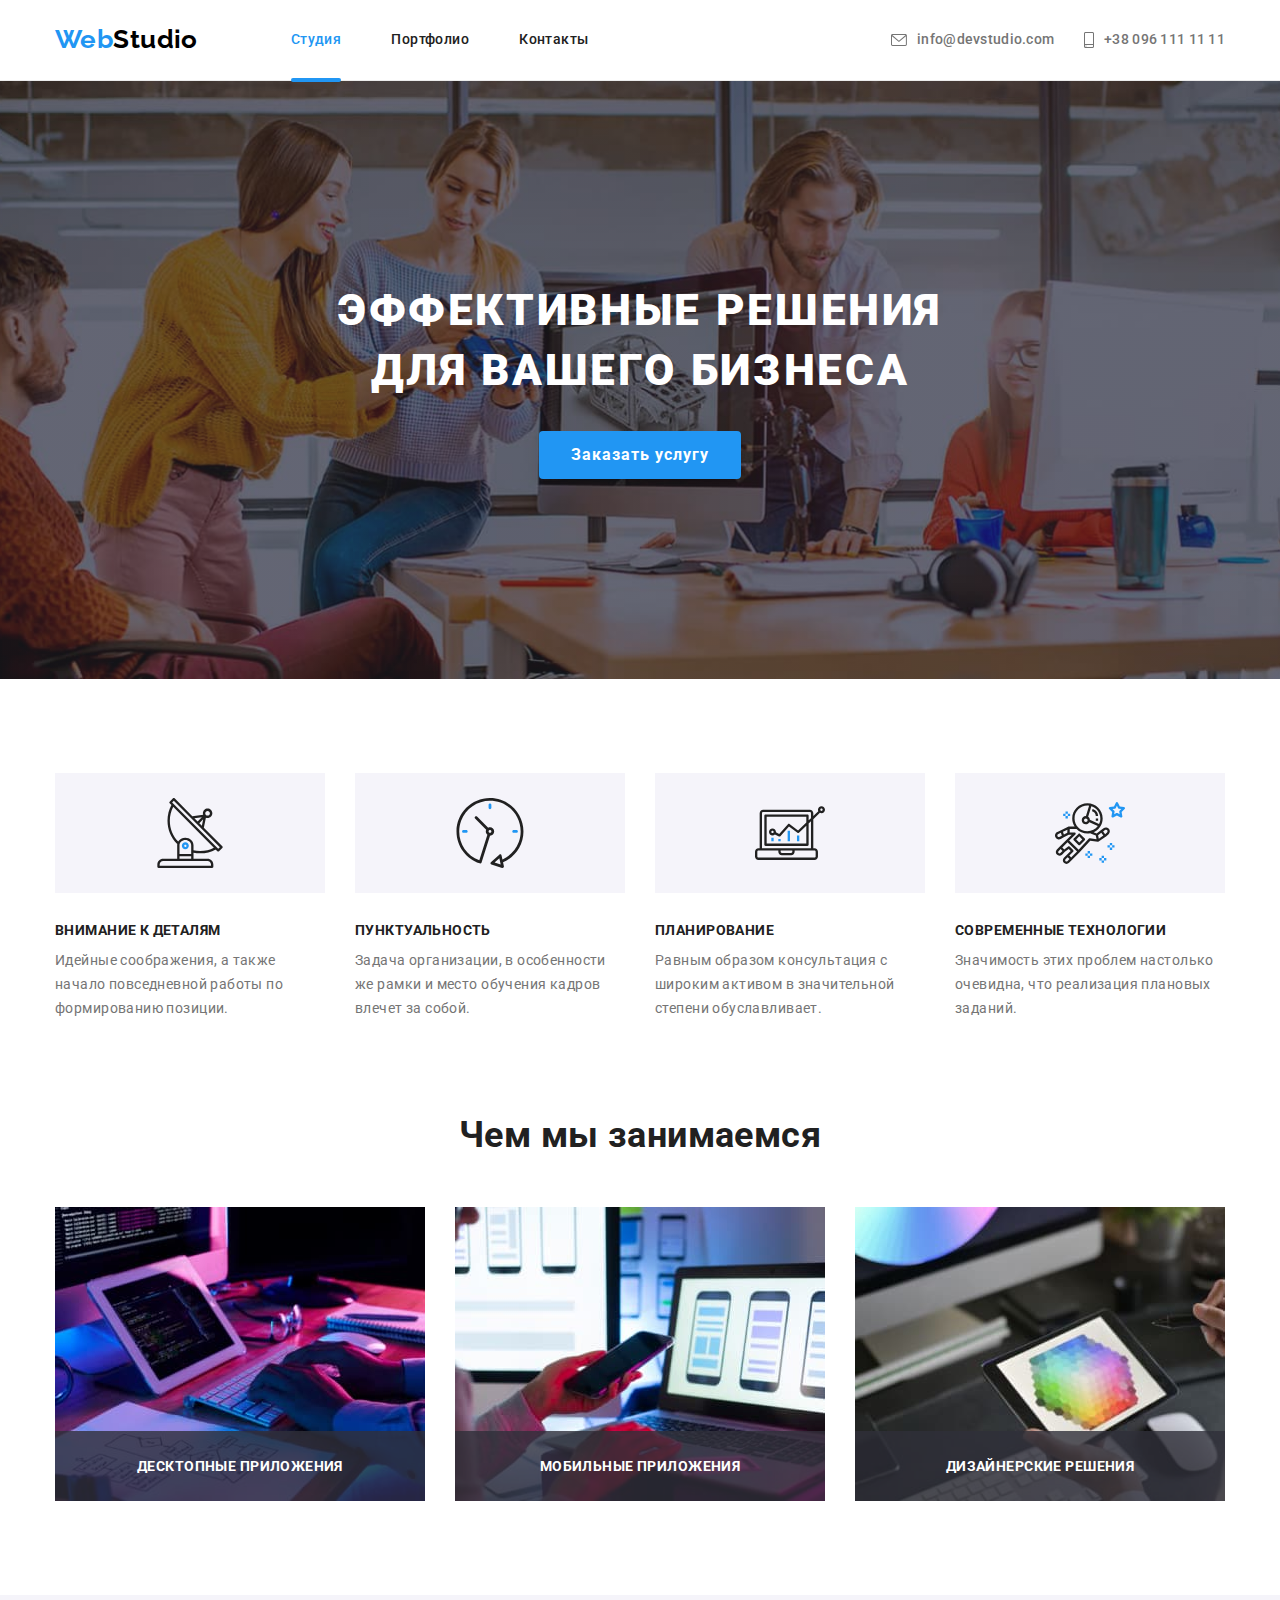
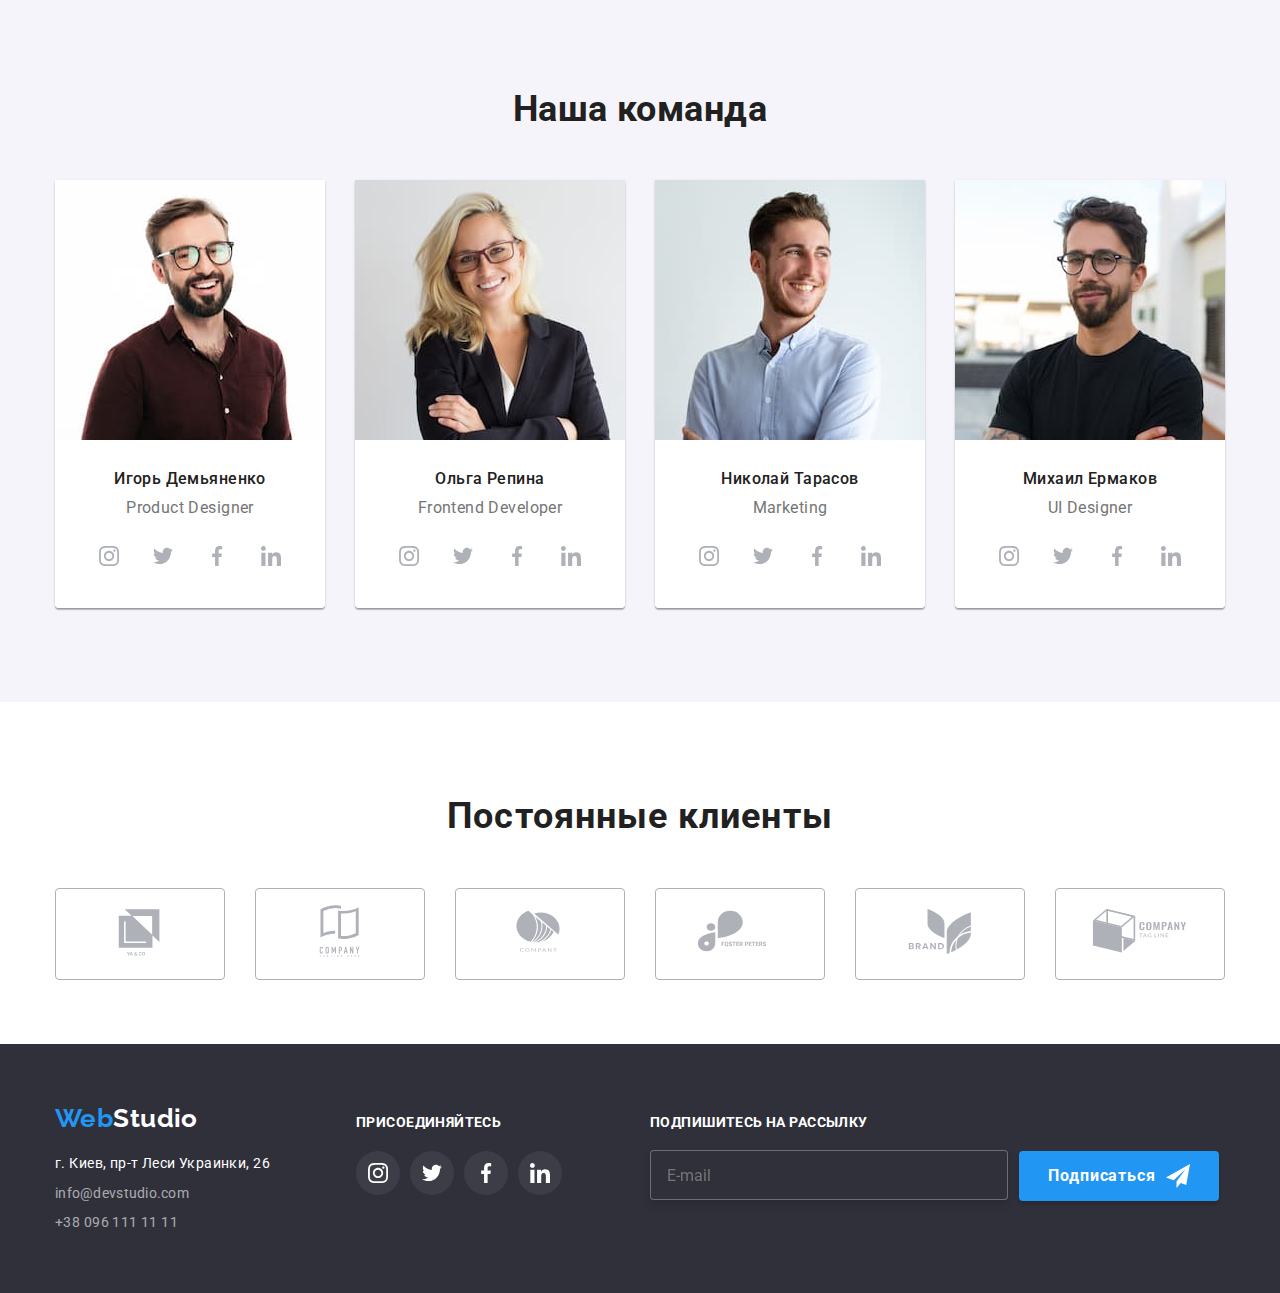
<file: index.html>
<!DOCTYPE html>
<html lang="ru">
  <head>
    <meta charset="UTF-8" />
    <meta http-equiv="X-UA-Compatible" content="IE=edge" />
    <meta name="viewport" content="width=device-width, initial-scale=1.0" />
    <title>Cтудия</title>
    <link rel="preconnect" href="https://fonts.googleapis.com" />
    <link rel="preconnect" href="https://fonts.gstatic.com" crossorigin />
    <link
      href="https://fonts.googleapis.com/css2?family=Raleway:wght@700&family=Roboto:wght@400;500;700;900&display=swap"
      rel="stylesheet"
    />
    <link
      rel="stylesheet"
      href="https://cdnjs.cloudflare.com/ajax/libs/modern-normalize/1.1.0/modern-normalize.min.css"
    />
    <link rel="stylesheet" href="./css/main.min.css" />
  </head>
  <body>
    <header class="header">
      <div class="container container-nav">
        <nav class="navigation">
          <a href="./index.html" class="logo link"
            ><span class="logo__web">Web</span
            ><span class="logo__studio logo__studio--dark">Studio</span></a
          >
          <ul class="navigation__list list">
            <li class="navigation__item">
              <a href="./index.html" class="navigation__link link current"
                >Студия</a
              >
            </li>
            <li class="navigation__item">
              <a href="./portfolio.html" class="navigation__link link"
                >Портфолио</a
              >
            </li>
            <li class="navigation__item">
              <a href="" class="navigation__link link">Контакты</a>
            </li>
          </ul>
        </nav>
        <div class="navigation-button-mobile">
          <button type="button" class="mobile__button">
            <svg class="navigation__icon" width="24" height="16">
              <use href="./images/icons.svg#icon-mob-menu"></use>
            </svg>
          </button>
        </div>
        <ul class="header-contacts list">
          <li class="header-contacts__item">
            <a
              href="mailto:info@devstudio.com"
              class="header-contacts__mail link"
            >
              <svg class="header-contacts__icon-mail" width="16" height="12">
                <use href="./images/icons.svg#icon-envelope"></use>
              </svg>
              info@devstudio.com</a
            >
          </li>
          <li class="header-contacts__item">
            <a href="tel:+380961111111" class="header-contacts__tel link">
              <svg class="header-contacts__icon-phone" width="10" height="16">
                <use href="./images/icons.svg#icon-smartphone"></use>
              </svg>
              +38 096 111 11 11</a
            >
          </li>
        </ul>
      </div>
      <div class="mobile-menu is-hidden">
        <div class="container">
          <button type="button" class="menu-btn__close">
            <svg class="icon-Vector">
              <use href="./images/icons.svg#icon-Vector"></use>
            </svg>
          </button>
          <div class="mob-menu-top">
            <ul class="menu__list list">
              <li class="menu__item">
                <a href="./index.html" class="menu__link link current"
                  >Студия</a
                >
              </li>
              <li class="menu__item">
                <a href="./portfolio.html" class="menu__link link">Портфолио</a>
              </li>
              <li class="menu__item">
                <a href="" class="menu__link link">Контакты</a>
              </li>
            </ul>
          </div>
          <div class="menu-contacts">
            <ul class="header-mob-contacts list">
              <li class="header-contacts__item">
                <a
                  href="tel:+380961111111"
                  class="header-mob-contacts__tel link"
                >
                  +38 096 111 11 11</a
                >
              </li>
              <li class="header-mob-contacts__item">
                <a
                  href="mailto:info@devstudio.com"
                  class="header-mob-contacts__mail link"
                >
                  info@devstudio.com</a
                >
              </li>
            </ul>

            <ul class="mob-soc-list list">
              <li class="mob-soc-item">
                <a href="" class="mob-soc-link">Instagram </a>
              </li>
              <li class="mob-soc-item">
                <a href="" class="mob-soc-link">Twitter </a>
              </li>
              <li class="mob-soc-item">
                <a href="" class="mob-soc-link">Facebook </a>
              </li>
              <li class="mob-soc-item">
                <a href="" class="mob-soc-link">LinkedIn </a>
              </li>
            </ul>
          </div>
        </div>
      </div>
    </header>
    <main>
      <!-- <main body hero line> -->

      <section class="section-hero section">
        <div class="container">
          <h1 class="section-hero__title">
            Эффективные решения для вашего бизнеса
          </h1>
          <button type="button" class="section-hero__button" data-modal-open>
            Заказать услугу
          </button>
        </div>
      </section>
      <!-- main body advantages line -->

      <section class="section">
        <div class="container">
          <h2 class="visually-hidden">Наши преимущества</h2>
          <ul class="adv-list list">
            <li class="adv-item">
              <div class="adv-icon-box">
                <svg width="70" height="70">
                  <use href="./images/icons.svg#icon-antenna"></use>
                </svg>
              </div>
              <h3 class="adv-title">Внимание к деталям</h3>
              <p class="adv-text">
                Идейные соображения, а также начало повседневной работы по
                формированию позиции.
              </p>
            </li>
            <li class="adv-item">
              <div class="adv-icon-box">
                <svg width="70" height="70">
                  <use href="./images/icons.svg#icon-clock"></use>
                </svg>
              </div>
              <h3 class="adv-title">Пунктуальность</h3>
              <p class="adv-text">
                Задача организации, в особенности же рамки и место обучения
                кадров влечет за собой.
              </p>
            </li>
            <li class="adv-item">
              <div class="adv-icon-box">
                <svg width="70" height="70">
                  <use href="./images/icons.svg#icon-diagram"></use>
                </svg>
              </div>
              <h3 class="adv-title">Планирование</h3>
              <p class="adv-text">
                Равным образом консультация с широким активом в значительной
                степени обуславливает.
              </p>
            </li>
            <li class="adv-item">
              <div class="adv-icon-box">
                <svg width="70" height="70">
                  <use href="./images/icons.svg#icon-astronaut"></use>
                </svg>
              </div>
              <h3 class="adv-title">Современные технологии</h3>
              <p class="adv-text">
                Значимость этих проблем настолько очевидна, что реализация
                плановых заданий.
              </p>
            </li>
          </ul>
        </div>
      </section>

      <!--main body works line-->

      <section class="section-works section">
        <div class="container">
          <h2 class="works-title">Чем мы занимаемся</h2>
          <ul class="works-list list">
            <li class="works-item">
              <picture>
                <source
                  srcset="
                    ./images/about-img-1.jpg    1x,
                    ./images/about-img-1-2x.jpg 2x
                  "
                  media="(min-width:1200px)"
                />
                <img src="./images/about-img-1.jpg" alt="планшет и кодинг" />
              </picture>

              <p class="works-item-text">Десктопные приложения</p>
            </li>
            <li class="works-item">
              <picture>
                <source
                  srcset="
                    ./images/about-img-2.jpg    1x,
                    ./images/about-img-2-2x.jpg 2x
                  "
                  media="(min-width:1200px)"
                />
                <img src="./images/about-img-2.jpg" alt="ноутбук ителефон" />
              </picture>
              <p class="works-item-text">Мобильные приложения</p>
            </li>
            <li class="works-item">
              <picture>
                <source
                  srcset="
                    ./images/about-img-3.jpg    1x,
                    ./images/about-img-3-2x.jpg 2x
                  "
                  media="(min-width:1200px)"
                />
                <img src="./images/about-img-3.jpg" alt="рисунок в планшете" />
              </picture>
              <p class="works-item-text">Дизайнерские решения</p>
            </li>
          </ul>
        </div>
      </section>

      <!--main body team line-->

      <section class="section-team section">
        <div class="container">
          <h2 class="team-title">Наша команда</h2>
          <ul class="team-list list">
            <li class="team-list-item">
              <picture>
                <source
                  srcset="./images/face-1.jpg 1x, ./images/face-1-2x.jpg 2x"
                  media="(min-width:1200px)"
                />
                <source
                  srcset="
                    ./images/face-1-tab.jpg    1x,
                    ./images/face-1-tab-2x.jpg 2x
                  "
                  media="(min-width:768px)"
                />
                <source
                  srcset="
                    ./images/face-1-mob.jpg    1x,
                    ./images/face-1-mob-2x.jpg 2x
                  "
                  media="(min-width:320px)"
                />
                <img
                  src="./images/face-1-mob.jpg"
                  alt="мужик в очках и рубашке"
                />
              </picture>
              <div class="team-cards">
                <h3 class="employee-title">Игорь Демьяненко</h3>
                <p class="position-team">Product Designer</p>
                <ul class="team-soc-list list">
                  <li class="team-soc-item">
                    <a href="" class="team-soc-link">
                      <svg class="team-soc-icon" width="20" height="20">
                        <use href="./images/icons.svg#icon-instagram"></use>
                      </svg>
                    </a>
                  </li>
                  <li class="team-soc-item">
                    <a href="" class="team-soc-link">
                      <svg class="team-soc-icon" width="20" height="20">
                        <use href="./images/icons.svg#icon-twitter"></use>
                      </svg>
                    </a>
                  </li>
                  <li class="team-soc-item">
                    <a href="" class="team-soc-link">
                      <svg class="team-soc-icon" width="20" height="20">
                        <use href="./images/icons.svg#icon-facebook"></use>
                      </svg>
                    </a>
                  </li>
                  <li class="team-soc-item">
                    <a href="" class="team-soc-link">
                      <svg class="team-soc-icon" width="20" height="20">
                        <use href="./images/icons.svg#icon-linkedin"></use>
                      </svg>
                    </a>
                  </li>
                </ul>
              </div>
            </li>
            <li class="team-list-item">
              <picture>
                <source
                  srcset="./images/face-2.jpg 1x, ./images/face-2-2x.jpg 2x"
                  media="(min-width:1200px)"
                />
                <source
                  srcset="
                    ./images/face-2-tab.jpg    1x,
                    ./images/face-2-tab-2x.jpg 2x
                  "
                  media="(min-width:768px)"
                />
                <source
                  srcset="
                    ./images/face-2-mob.jpg    1x,
                    ./images/face-2-mob-2x.jpg 2x
                  "
                  media="(min-width:320px)"
                />
                <img src="./images/face-2-mob.jpg" alt="женщина" />
              </picture>
              <div class="team-cards">
                <h3 class="employee-title">Ольга Репина</h3>
                <p class="position-team">Frontend Developer</p>
                <ul class="team-soc-list list">
                  <li class="team-soc-item">
                    <a href="" class="team-soc-link">
                      <svg class="team-soc-icon" width="20" height="20">
                        <use href="./images/icons.svg#icon-instagram"></use>
                      </svg>
                    </a>
                  </li>
                  <li class="team-soc-item">
                    <a href="" class="team-soc-link">
                      <svg class="team-soc-icon" width="20" height="20">
                        <use href="./images/icons.svg#icon-twitter"></use>
                      </svg>
                    </a>
                  </li>
                  <li class="team-soc-item">
                    <a href="" class="team-soc-link">
                      <svg class="team-soc-icon" width="20" height="20">
                        <use href="./images/icons.svg#icon-facebook"></use>
                      </svg>
                    </a>
                  </li>
                  <li class="team-soc-item">
                    <a href="" class="team-soc-link">
                      <svg class="team-soc-icon" width="20" height="20">
                        <use href="./images/icons.svg#icon-linkedin"></use>
                      </svg>
                    </a>
                  </li>
                </ul>
              </div>
            </li>
            <li class="team-list-item">
              <picture>
                <source
                  srcset="./images/face-3.jpg 1x, ./images/face-3-2x.jpg 2x"
                  media="(min-width:1200px)"
                />
                <source
                  srcset="
                    ./images/face-3-tab.jpg    1x,
                    ./images/face-3-tab-2x.jpg 2x
                  "
                  media="(min-width:768px)"
                />
                <source
                  srcset="
                    ./images/face-3-mob.jpg    1x,
                    ./images/face-3-mob-2x.jpg 2x
                  "
                  media="(min-width:320px)"
                />
                <img
                  src="./images/face-3-mob.jpg"
                  alt="мужик в белой рубашке"
                />
              </picture>
              <div class="team-cards">
                <h3 class="employee-title">Николай Тарасов</h3>
                <p class="position-team">Marketing</p>
                <ul class="team-soc-list list">
                  <li class="team-soc-item">
                    <a href="" class="team-soc-link">
                      <svg class="team-soc-icon" width="20" height="20">
                        <use href="./images/icons.svg#icon-instagram"></use>
                      </svg>
                    </a>
                  </li>
                  <li class="team-soc-item">
                    <a href="" class="team-soc-link">
                      <svg class="team-soc-icon" width="20" height="20">
                        <use href="./images/icons.svg#icon-twitter"></use>
                      </svg>
                    </a>
                  </li>
                  <li class="team-soc-item">
                    <a href="" class="team-soc-link">
                      <svg class="team-soc-icon" width="20" height="20">
                        <use href="./images/icons.svg#icon-facebook"></use>
                      </svg>
                    </a>
                  </li>
                  <li class="team-soc-item">
                    <a href="" class="team-soc-link">
                      <svg class="team-soc-icon" width="20" height="20">
                        <use href="./images/icons.svg#icon-linkedin"></use>
                      </svg>
                    </a>
                  </li>
                </ul>
              </div>
            </li>
            <li class="team-list-item">
              <picture>
                <source
                  srcset="./images/face-4.jpg 1x, ./images/face-4-2x.jpg 2x"
                  media="(min-width:1200px)"
                />
                <source
                  srcset="
                    ./images/face-4-tab.jpg    1x,
                    ./images/face-4-tab-2x.jpg 2x
                  "
                  media="(min-width:768px)"
                />
                <source
                  srcset="
                    ./images/face-4-mob.jpg    1x,
                    ./images/face-4-mob-2x.jpg 2x
                  "
                  media="(min-width:320px)"
                />
                <img
                  src="./images/face-4-mob.jpg"
                  alt="мужик в очках и футболке"
                />
              </picture>

              <div class="team-cards">
                <h3 class="employee-title">Михаил Ермаков</h3>
                <p class="position-team">UI Designer</p>
                <ul class="team-soc-list list">
                  <li class="team-soc-item">
                    <a href="" class="team-soc-link">
                      <svg class="team-soc-icon" width="20" height="20">
                        <use href="./images/icons.svg#icon-instagram"></use>
                      </svg>
                    </a>
                  </li>
                  <li class="team-soc-item">
                    <a href="" class="team-soc-link">
                      <svg class="team-soc-icon" width="20" height="20">
                        <use href="./images/icons.svg#icon-twitter"></use>
                      </svg>
                    </a>
                  </li>
                  <li class="team-soc-item">
                    <a href="" class="team-soc-link">
                      <svg class="team-soc-icon" width="20" height="20">
                        <use href="./images/icons.svg#icon-facebook"></use>
                      </svg>
                    </a>
                  </li>
                  <li class="team-soc-item">
                    <a href="" class="team-soc-link">
                      <svg class="team-soc-icon" width="20" height="20">
                        <use href="./images/icons.svg#icon-linkedin"></use>
                      </svg>
                    </a>
                  </li>
                </ul>
              </div>
            </li>
          </ul>
        </div>
      </section>

      <!-- clients section -->

      <section class="section-clients section">
        <div class="container">
          <h2 class="title-clients">Постоянные клиенты</h2>
          <ul class="clients-list list">
            <li class="clients-item">
              <a href="" class="clients-links">
                <svg class="clients-icon" width="106" height="60">
                  <use href="./images/icons.svg#icon-Logo-1"></use>
                </svg>
              </a>
            </li>
            <li class="clients-item">
              <a href="" class="clients-links">
                <svg class="clients-icon" width="106" height="60">
                  <use href="./images/icons.svg#icon-Logo-2"></use>
                </svg>
              </a>
            </li>
            <li class="clients-item">
              <a href="" class="clients-links">
                <svg class="clients-icon" width="106" height="60">
                  <use href="./images/icons.svg#icon-Logo-3"></use>
                </svg>
              </a>
            </li>
            <li class="clients-item">
              <a href="" class="clients-links">
                <svg class="clients-icon" width="106" height="60">
                  <use href="./images/icons.svg#icon-Logo-4"></use>
                </svg>
              </a>
            </li>
            <li class="clients-item">
              <a href="" class="clients-links">
                <svg class="clients-icon" width="106" height="60">
                  <use href="./images/icons.svg#icon-Logo-5"></use>
                </svg>
              </a>
            </li>
            <li class="clients-item">
              <a href="" class="clients-links">
                <svg class="clients-icon" width="106" height="60">
                  <use href="./images/icons.svg#icon-Logo-6"></use>
                </svg>
              </a>
            </li>
          </ul>
        </div>
      </section>
    </main>

    <footer class="footer">
      <div class="container-footer container">
        <div class="footer-tab">
          <div class="footer-adress">
            <a href="./index.html" class="footer-link-logo link"
              ><span class="logo__web">Web</span
              ><span class="logo-studio-footer">Studio</span></a
            >
            <address class="address-container">
              <ul class="address-list list">
                <li class="adress-item">
                  <a
                    href="https://goo.gl/maps/8bVCaFrBpP2hShio7"
                    target="_blank"
                    class="footer-map-link link"
                    >г. Киев, пр-т Леси Украинки, 26</a
                  >
                </li>
                <li class="adress-item">
                  <a href="mailto:info@devstudio.com" class="footer-mail link"
                    >info@devstudio.com</a
                  >
                </li>
                <li class="adress-item">
                  <a href="tel:+380961111111" class="footer-tel link"
                    >+38 096 111 11 11</a
                  >
                </li>
              </ul>
            </address>
          </div>
          <div class="join-us-footer">
            <p class="join-us-title">Присоединяйтесь</p>
            <ul class="join-us-list list">
              <li class="join-us-item">
                <a href="" class="join-us-link link">
                  <svg class="join-us-icon" width="20" height="20">
                    <use href="./images/icons.svg#icon-instagram"></use>
                  </svg>
                </a>
              </li>
              <li class="join-us-item">
                <a href="" class="join-us-link link">
                  <svg class="join-us-icon" width="20" height="20">
                    <use href="./images/icons.svg#icon-twitter"></use>
                  </svg>
                </a>
              </li>
              <li class="join-us-item">
                <a href="" class="join-us-link link">
                  <svg class="join-us-icon" width="20" height="20">
                    <use href="./images/icons.svg#icon-facebook"></use>
                  </svg>
                </a>
              </li>
              <li class="join-us-item">
                <a href="" class="join-us-link link">
                  <svg class="join-us-icon" width="20" height="20">
                    <use href="./images/icons.svg#icon-linkedin"></use>
                  </svg>
                </a>
              </li>
            </ul>
          </div>
        </div>
        <div class="subsсribe-footer">
          <form class="footer-form">
            <label for="footer-label" class="label-class"
              >Подпишитесь на рассылку
            </label>
            <span class="footer-subscribe-case">
              <input
                type="email"
                name="email"
                placeholder="E-mail"
                id="footer-label"
                class="email-footer"
                required
              />
              <button type="submit" class="button-subscribe">
                Подписаться<svg class="submit-icon">
                  <use href="./images/icons.svg#icon-icon-plane"></use>
                </svg>
              </button>
            </span>
          </form>
        </div>
      </div>
    </footer>

    <div class="backdrop is-hidden" data-modal>
      <div class="modal">
        <button type="button" class="modal-button" data-modal-close>
          <svg class="icon-Vector">
            <use href="./images/icons.svg#icon-Vector"></use>
          </svg>
        </button>
        <p class="backdrop-title">Оставьте свои данные, мы вам перезвоним</p>
        <form>
          <div class="modal-field">
            <label class="label-form">
              Имя
              <span class="modal-wrap">
                <input
                  type="text"
                  name="name"
                  placeholder="Введите имя"
                  class="input-form"
                  required
                />
                <svg class="modal-icon-person">
                  <use href="./images/icons.svg#icon-modal-person"></use>
                </svg>
              </span>
            </label>
          </div>
          <div class="modal-field">
            <label class="label-form">
              Телефон
              <span class="modal-wrap">
                <input
                  type="tel"
                  name="phone"
                  placeholder="+38 (097) 000 00 00"
                  class="input-form"
                  required
                />
                <svg class="modal-icon-person">
                  <use href="./images/icons.svg#icon-modal-phone"></use>
                </svg>
              </span>
            </label>
          </div>
          <div class="modal-field">
            <label class="label-form">
              Почта
              <span class="modal-wrap">
                <input
                  type="email"
                  name="email"
                  placeholder="example@mail.com"
                  class="input-form"
                  required
                />
                <svg class="modal-icon-person">
                  <use href="./images/icons.svg#icon-modal-mail"></use>
                </svg>
              </span>
            </label>
          </div>
          <div class="modal-field">
            <label class="label-form">
              Комментарий
              <textarea
                name="feefback"
                rows="5"
                placeholder="Введите текст"
                class="textarea-form"
              ></textarea>
            </label>
          </div>
          <div class="checkbox-policy">
            <input
              type="checkbox"
              class="input-check visually-hidden"
              id="input-check"
              name="policy"
              value="policy"
            />
            <label for="input-check" class="check-text"
              ><span>
                <svg class="modal-icon-accept">
                  <use href="./images/icons.svg#icon-V"></use>
                </svg> </span
              >Соглашаюсь с рассылкой и принимаю</label
            >
            <a href="" class="policy" class="policy-link">Условия договора</a>
          </div>
          <div class="modal-button-case">
            <button type="submit" class="modal-submit-button">Отправить</button>
          </div>
        </form>
      </div>
    </div>
    <script src="./js/modal.js"></script>
    <script src="./js/menu.js"></script>
  </body>
</html>
</file>
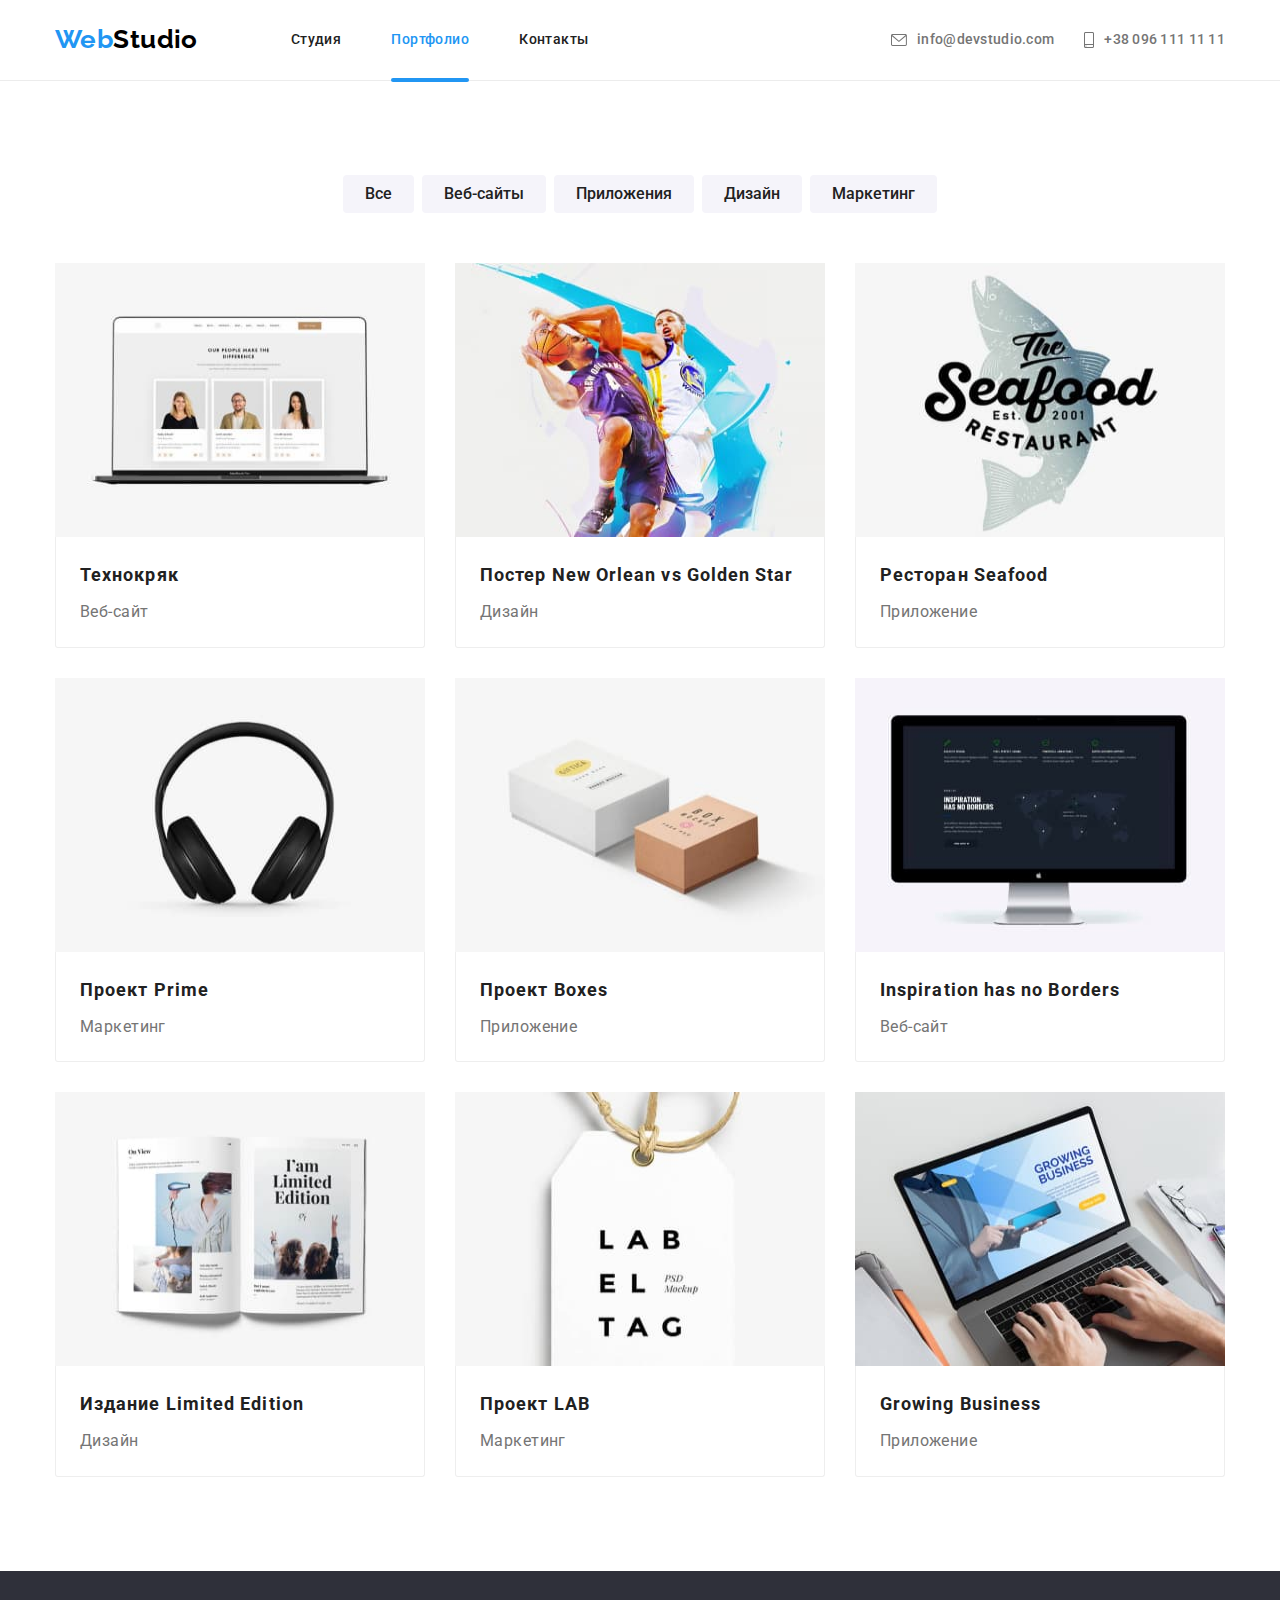
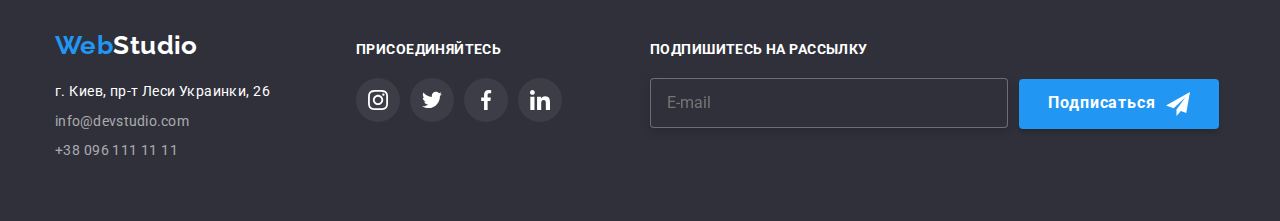
<file: portfolio.html>
<!DOCTYPE html>
<html lang="ru">
  <head>
    <meta charset="UTF-8" />
    <meta http-equiv="X-UA-Compatible" content="IE=edge" />
    <meta name="viewport" content="width=device-width, initial-scale=1.0" />
    <title>Портфолио</title>
    <link rel="preconnect" href="https://fonts.googleapis.com" />
    <link rel="preconnect" href="https://fonts.gstatic.com" crossorigin />
    <link
      href="https://fonts.googleapis.com/css2?family=Raleway:wght@700&family=Roboto:wght@400;500;700;900&display=swap"
      rel="stylesheet"
    />
    <link
      rel="stylesheet"
      href="https://cdnjs.cloudflare.com/ajax/libs/modern-normalize/1.1.0/modern-normalize.min.css"
    />
    <link rel="stylesheet" href="./css/main.min.css" />
  </head>

  <body>
    <header class="header">
      <div class="container container-nav">
        <nav class="navigation">
          <a href="./index.html" class="logo link"
            ><span class="logo__web">Web</span
            ><span class="logo__studio logo__studio--dark">Studio</span></a
          >
          <ul class="navigation__list list">
            <li class="navigation__item">
              <a href="./index.html" class="navigation__link link">Студия</a>
            </li>
            <li class="navigation__item">
              <a href="./portfolio.html" class="navigation__link link current"
                >Портфолио</a
              >
            </li>
            <li class="navigation__item">
              <a href="" class="navigation__link link">Контакты</a>
            </li>
          </ul>
        </nav>
        <ul class="header-contacts list">
          <li class="header-contacts__item">
            <a
              href="mailto:info@devstudio.com"
              class="header-contacts__mail link"
            >
              <svg class="header-contacts__icon-mail" width="16" height="12">
                <use href="./images/icons.svg#icon-envelope"></use>
              </svg>
              info@devstudio.com</a
            >
          </li>
          <li class="header-contacts__item">
            <a href="tel:+380961111111" class="header-contacts__tel link">
              <svg class="header-contacts__icon-phone" width="10" height="16">
                <use href="./images/icons.svg#icon-smartphone"></use>
              </svg>
              +38 096 111 11 11</a
            >
          </li>
        </ul>
      </div>
    </header>
    <main>
      <section class="services">
        <div class="container">
          <h1 class="visually-hidden">Услуги</h1>
          <ul class="services-button-list list">
            <li class="services-buttom-item">
              <button type="button" class="services-button">Все</button>
            </li>
            <li class="services-buttom-item">
              <button type="button" class="services-button">Веб-сайты</button>
            </li>
            <li class="services-buttom-item">
              <button type="button" class="services-button">Приложения</button>
            </li>
            <li class="services-buttom-item">
              <button type="button" class="services-button">Дизайн</button>
            </li>
            <li class="services-buttom-item">
              <button type="button" class="services-button">Маркетинг</button>
            </li>
          </ul>
          <ul class="services-pics-list list">
            <li class="services-pics-item">
              <a href="" class="services-link link">
                <div class="services-img-decor">
                  <img
                    src="./images/projects-1.jpg"
                    alt="Технологии"
                    width="370"
                    height="274"
                  />
                  <p class="services-decor-text">
                    Ресурс предлагает комплексные предложения с разным уровнем
                    функционала и сервисов. Все это позволит посетителю получить
                    исчерпывающие сведения о компании или частном лице. Lorem
                    ipsum dolor sit amet consectetur adipisicing elit.
                    Inventore, amet. Nisi ea molestias, culpa itaque mollitia
                    reiciendis et nam perspiciatis nobis possimus? Voluptate
                    minima accusamus placeat eaque, pariatur ipsam dicta
                    suscipit unde impedit magnam. Tempore maxime sequi maiores
                    eveniet eum?
                  </p>
                </div>
                <div class="portfolio-cards">
                  <h2 class="sevices-title">Технокряк</h2>
                  <p class="services-text">Веб-сайт</p>
                </div>
              </a>
            </li>
            <li class="services-pics-item">
              <a href="" class="services-link link">
                <div class="services-img-decor">
                  <img
                    src="./images/projects-2.jpg"
                    alt="Технологии"
                    width="370"
                    height="274"
                  />
                  <p class="services-decor-text">
                    Ресурс предлагает комплексные предложения с разным уровнем
                    функционала и сервисов. Все это позволит посетителю получить
                    исчерпывающие сведения о компании или частном лице. Lorem
                    ipsum dolor sit amet consectetur adipisicing elit.
                    Inventore, amet. Nisi ea molestias, culpa itaque mollitia
                    reiciendis et nam perspiciatis nobis possimus? Voluptate
                    minima accusamus placeat eaque, pariatur ipsam dicta
                    suscipit unde impedit magnam. Tempore maxime sequi maiores
                    eveniet eum?
                  </p>
                </div>
                <div class="portfolio-cards">
                  <h2 class="sevices-title">
                    Постер New Orlean vs Golden Star
                  </h2>
                  <p class="services-text">Дизайн</p>
                </div>
              </a>
            </li>
            <li class="services-pics-item">
              <a href="" class="services-link link">
                <div class="services-img-decor">
                  <img
                    src="./images/projects-3.jpg"
                    alt="Технологии"
                    width="370"
                    height="274"
                  />
                  <p class="services-decor-text">
                    Ресурс предлагает комплексные предложения с разным уровнем
                    функционала и сервисов. Все это позволит посетителю получить
                    исчерпывающие сведения о компании или частном лице. Lorem
                    ipsum dolor sit amet consectetur adipisicing elit.
                    Inventore, amet. Nisi ea molestias, culpa itaque mollitia
                    reiciendis et nam perspiciatis nobis possimus? Voluptate
                    minima accusamus placeat eaque, pariatur ipsam dicta
                    suscipit unde impedit magnam. Tempore maxime sequi maiores
                    eveniet eum?
                  </p>
                </div>
                <div class="portfolio-cards">
                  <h2 class="sevices-title">Ресторан Seafood</h2>
                  <p class="services-text">Приложение</p>
                </div>
              </a>
            </li>
            <li class="services-pics-item">
              <a href="" class="services-link link">
                <div class="services-img-decor">
                  <img
                    src="./images/projects-4.jpg"
                    alt="Технологии"
                    width="370"
                    height="274"
                  />
                  <p class="services-decor-text">
                    Ресурс предлагает комплексные предложения с разным уровнем
                    функционала и сервисов. Все это позволит посетителю получить
                    исчерпывающие сведения о компании или частном лице. Lorem
                    ipsum dolor sit amet consectetur adipisicing elit.
                    Inventore, amet. Nisi ea molestias, culpa itaque mollitia
                    reiciendis et nam perspiciatis nobis possimus? Voluptate
                    minima accusamus placeat eaque, pariatur ipsam dicta
                    suscipit unde impedit magnam. Tempore maxime sequi maiores
                    eveniet eum?
                  </p>
                </div>
                <div class="portfolio-cards">
                  <h2 class="sevices-title">Проект Prime</h2>
                  <p class="services-text">Маркетинг</p>
                </div>
              </a>
            </li>
            <li class="services-pics-item">
              <a href="" class="services-link link">
                <div class="services-img-decor">
                  <img
                    src="./images/projects-5.jpg"
                    alt="Технологии"
                    width="370"
                    height="274"
                  />
                  <p class="services-decor-text">
                    Ресурс предлагает комплексные предложения с разным уровнем
                    функционала и сервисов. Все это позволит посетителю получить
                    исчерпывающие сведения о компании или частном лице. Lorem
                    ipsum dolor sit amet consectetur adipisicing elit.
                    Inventore, amet. Nisi ea molestias, culpa itaque mollitia
                    reiciendis et nam perspiciatis nobis possimus? Voluptate
                    minima accusamus placeat eaque, pariatur ipsam dicta
                    suscipit unde impedit magnam. Tempore maxime sequi maiores
                    eveniet eum?
                  </p>
                </div>
                <div class="portfolio-cards">
                  <h2 class="sevices-title">Проект Boxes</h2>
                  <p class="services-text">Приложение</p>
                </div>
              </a>
            </li>
            <li class="services-pics-item">
              <a href="" class="services-link link">
                <div class="services-img-decor">
                  <img
                    src="./images/projects-6.jpg"
                    alt="Технологии"
                    width="370"
                    height="274"
                  />
                  <p class="services-decor-text">
                    Ресурс предлагает комплексные предложения с разным уровнем
                    функционала и сервисов. Все это позволит посетителю получить
                    исчерпывающие сведения о компании или частном лице. Lorem
                    ipsum dolor sit amet consectetur adipisicing elit.
                    Inventore, amet. Nisi ea molestias, culpa itaque mollitia
                    reiciendis et nam perspiciatis nobis possimus? Voluptate
                    minima accusamus placeat eaque, pariatur ipsam dicta
                    suscipit unde impedit magnam. Tempore maxime sequi maiores
                    eveniet eum?
                  </p>
                </div>
                <div class="portfolio-cards">
                  <h2 lang="en" class="sevices-title">
                    Inspiration has no Borders
                  </h2>
                  <p class="services-text">Веб-сайт</p>
                </div>
              </a>
            </li>
            <li class="services-pics-item">
              <a href="" class="services-link link">
                <div class="services-img-decor">
                  <img
                    src="./images/projects-7.jpg"
                    alt="Технологии"
                    width="370"
                    height="274"
                  />
                  <p class="services-decor-text">
                    Ресурс предлагает комплексные предложения с разным уровнем
                    функционала и сервисов. Все это позволит посетителю получить
                    исчерпывающие сведения о компании или частном лице. Lorem
                    ipsum dolor sit amet consectetur adipisicing elit.
                    Inventore, amet. Nisi ea molestias, culpa itaque mollitia
                    reiciendis et nam perspiciatis nobis possimus? Voluptate
                    minima accusamus placeat eaque, pariatur ipsam dicta
                    suscipit unde impedit magnam. Tempore maxime sequi maiores
                    eveniet eum?
                  </p>
                </div>
                <div class="portfolio-cards">
                  <h2 class="sevices-title">Издание Limited Edition</h2>
                  <p class="services-text">Дизайн</p>
                </div>
              </a>
            </li>
            <li class="services-pics-item">
              <a href="" class="services-link link">
                <div class="services-img-decor">
                  <img
                    src="./images/projects-8.jpg"
                    alt="Технологии"
                    width="370"
                    height="274"
                  />
                  <p class="services-decor-text">
                    Ресурс предлагает комплексные предложения с разным уровнем
                    функционала и сервисов. Все это позволит посетителю получить
                    исчерпывающие сведения о компании или частном лице. Lorem
                    ipsum dolor sit amet consectetur adipisicing elit.
                    Inventore, amet. Nisi ea molestias, culpa itaque mollitia
                    reiciendis et nam perspiciatis nobis possimus? Voluptate
                    minima accusamus placeat eaque, pariatur ipsam dicta
                    suscipit unde impedit magnam. Tempore maxime sequi maiores
                    eveniet eum?
                  </p>
                </div>
                <div class="portfolio-cards">
                  <h2 class="sevices-title">Проект LAB</h2>
                  <p class="services-text">Маркетинг</p>
                </div>
              </a>
            </li>
            <li class="services-pics-item">
              <a href="" class="services-link link">
                <div class="services-img-decor">
                  <img
                    src="./images/projects-9.jpg"
                    alt="Технологии"
                    width="370"
                    height="274"
                  />
                  <p class="services-decor-text">
                    Ресурс предлагает комплексные предложения с разным уровнем
                    функционала и сервисов. Все это позволит посетителю получить
                    исчерпывающие сведения о компании или частном лице. Lorem
                    ipsum dolor sit amet consectetur adipisicing elit.
                    Inventore, amet. Nisi ea molestias, culpa itaque mollitia
                    reiciendis et nam perspiciatis nobis possimus? Voluptate
                    minima accusamus placeat eaque, pariatur ipsam dicta
                    suscipit unde impedit magnam. Tempore maxime sequi maiores
                    eveniet eum?
                  </p>
                </div>
                <div class="portfolio-cards">
                  <h2 lang="en" class="sevices-title">Growing Business</h2>
                  <p class="services-text">Приложение</p>
                </div>
              </a>
            </li>
          </ul>
        </div>
      </section>
    </main>
  </body>
  <footer class="footer">
    <div class="container-footer container">
      <div class="footer-tab">
        <div class="footer-adress">
          <a href="./index.html" class="footer-link-logo link"
            ><span class="logo__web">Web</span
            ><span class="logo-studio-footer">Studio</span></a
          >
          <address class="address-container">
            <ul class="address-list list">
              <li class="adress-item">
                <a
                  href="https://goo.gl/maps/8bVCaFrBpP2hShio7"
                  target="_blank"
                  class="footer-map-link link"
                  >г. Киев, пр-т Леси Украинки, 26</a
                >
              </li>
              <li class="adress-item">
                <a href="mailto:info@devstudio.com" class="footer-mail link"
                  >info@devstudio.com</a
                >
              </li>
              <li class="adress-item">
                <a href="tel:+380961111111" class="footer-tel link"
                  >+38 096 111 11 11</a
                >
              </li>
            </ul>
          </address>
        </div>
        <div class="join-us-footer">
          <p class="join-us-title">Присоединяйтесь</p>
          <ul class="join-us-list list">
            <li class="join-us-item">
              <a href="" class="join-us-link link">
                <svg class="join-us-icon" width="20" height="20">
                  <use href="./images/icons.svg#icon-instagram"></use>
                </svg>
              </a>
            </li>
            <li class="join-us-item">
              <a href="" class="join-us-link link">
                <svg class="join-us-icon" width="20" height="20">
                  <use href="./images/icons.svg#icon-twitter"></use>
                </svg>
              </a>
            </li>
            <li class="join-us-item">
              <a href="" class="join-us-link link">
                <svg class="join-us-icon" width="20" height="20">
                  <use href="./images/icons.svg#icon-facebook"></use>
                </svg>
              </a>
            </li>
            <li class="join-us-item">
              <a href="" class="join-us-link link">
                <svg class="join-us-icon" width="20" height="20">
                  <use href="./images/icons.svg#icon-linkedin"></use>
                </svg>
              </a>
            </li>
          </ul>
        </div>
      </div>
      <div class="subsсribe-footer">
        <form class="footer-form">
          <label for="footer-label" class="label-class"
            >Подпишитесь на рассылку
          </label>
          <span class="footer-subscribe-case">
            <input
              type="email"
              name="email"
              placeholder="E-mail"
              id="footer-label"
              class="email-footer"
              required
            />
            <button type="submit" class="button-subscribe">
              Подписаться<svg class="submit-icon">
                <use href="./images/icons.svg#icon-icon-plane"></use>
              </svg>
            </button>
          </span>
        </form>
      </div>
    </div>
  </footer>
</html>
</file>
<file: css/main.min.css>
﻿html{box-sizing:border-box}*,*::before,*::after{box-sizing:inherit}h1,h2,h3,h4,h5,h6,p{margin:0}ul,ol{padding-left:0;margin:0}img{display:block;width:100%}.link{text-decoration:none}:root{--title-text-color: #212121;--header-link-color: #212121;--button-services-color: #212121;--secondary-text-color: #757575;--main-text-color: #ffffff;--main-background-color: #ffffff;--footer-text: #ffffff;--button-text-color: #ffffff;--logo-studio-color: #000000;--logo-studio-alt-color: #ffffff;--hero-button-color: #ffffff;--hero-button-color-alt: #000000;--logo-web-color: #2196f3;--link-color: #2196f3;--main-button-color: #2196f3;--bg-icon-color: #2196f3;--footer-text-color: rgba(255, 255, 255, 0.6);--hero-background-color: #2f303a;--footer-background-color: #2f303a;--button-background-color: #f5f4fa;--team-background-color: #f5f4fa;--list-right-margin: 30px}.visually-hidden{position:absolute;white-space:nowrap;width:1px;height:1px;overflow:hidden;border:0;padding:0;clip:rect(0 0 0 0);clip-path:inset(50%);margin:-1p}body{margin:0;font-family:"Roboto",Tahoma sans-serif;color:var(--secondary-text-color);font-size:14px;letter-spacing:.03em;background-color:var(--main-background-color)}.list{list-style:none;padding:0;margin:0}.container{width:100%;padding-left:15px;padding-right:15px;margin:0 auto}@media screen and (min-width: 480px){.container{max-width:480px}}@media screen and (min-width: 768px){.container{max-width:768px}}@media screen and (min-width: 1200px){.container{max-width:1200px}}.section{padding-top:60px;padding-bottom:60px}@media screen and (min-width: 1200px){.section{padding-top:94px;padding-bottom:94px}}.backdrop{position:fixed;top:0;width:100%;height:100%;background-color:rgba(0,0,0,.2);transition:opacity 300ms,visibility 300ms}.backdrop.is-hidden .modal{transform:rotate(-290deg)}.modal{width:100%;position:absolute;top:50%;left:50%;padding:40px;background:#fff;box-shadow:0px 1px 3px rgba(0,0,0,.12),0px 1px 1px rgba(0,0,0,.14),0px 2px 1px rgba(0,0,0,.2);border-radius:4px;transition:transform 250ms;transform:translate(-50%, -50%) rotate(0)}@media screen and (min-width: 480px){.modal{max-width:450px;max-height:609px}}@media screen and (min-width: 1200px){.modal{max-width:528px;max-height:581px}}.modal-button{display:block;position:absolute;top:11px;right:8px;width:30px;height:30px;border-radius:50%;background:#fff;border:1px solid rgba(0,0,0,.1);box-sizing:border-box;cursor:pointer}.icon-Vector{width:11px;height:11px;fill:#000}.modal-button:hover .icon-Vector,.modal-button:focus .icon-Vector{fill:#2196f3}.menu-btn__close:hover .icon-Vector,.menu-btn__close:focus .icon-Vector{fill:#2196f3}.is-hidden{opacity:0;pointer-events:none;visibility:hidden}.backdrop-title{font-weight:700;font-size:20px;line-height:1.15;text-align:center;margin-bottom:12px;color:var(--title-text-color)}.modal-field{margin-bottom:10px}.label-form{display:flex;flex-direction:column}.modal-wrap{position:relative}.input-form{width:100%;height:40px;margin-top:4px;padding-left:42px;border:1px solid rgba(33,33,33,.2);box-sizing:border-box;border-radius:4px;cursor:pointer;outline:none;transition:border-color 250ms;transition-timing-function:cubic-bezier(0.4, 0, 0.2, 1)}.input-form:focus{border-color:#2196f3}.input-form:focus+.modal-icon-person{fill:#2196f3}.modal-icon-person{position:absolute;left:15px;top:50%;width:12px;height:12px;transform:translateY(-50%);fill:#212121;transition:border-color 250ms;transition-timing-function:cubic-bezier(0.4, 0, 0.2, 1)}.textarea-form{height:120px;margin-top:4px;padding:12px 16px;border:1px solid rgba(33,33,33,.2);border-radius:4px;cursor:pointer;resize:none;outline:none;transition:border-color 250ms;transition-timing-function:cubic-bezier(0.4, 0, 0.2, 1)}.textarea-form:focus{border-color:#2196f3}.checkbox-policy{margin-top:20px;margin-bottom:30px}@media screen and (min-width: 1200px){.checkbox-policy{width:423px;display:flex;align-items:center;justify-content:center;margin-left:13px}}.check-text{display:flex;align-items:center;color:#757575;font-weight:400;font-size:12;line-height:1.16}@media screen and (min-width: 1200px){.check-text{font-size:14px;line-height:1.7}}.modal-icon-accept{width:16px;height:15px;fill:rgba(0,0,0,0)}.check-text span{width:16px;height:15px;border:.2px solid #000;border-radius:2px;margin-right:7px;display:flex;align-items:center;justify-content:center}.input-check:checked+.check-text span{background-color:#2196f3;border:none}.input-check:checked+.check-text span .modal-icon-accept{fill:#fff;border:none}.policy{margin-left:21px;line-height:1.7;text-decoration-line:underline;color:#2196f3}@media screen and (min-width: 1200px){.policy{margin-left:3px}}.modal-submit-button{width:200px;height:50px;text-align:center;font-weight:700;font-size:16px;line-height:1.8;letter-spacing:.06em;color:#fff;background:#188ce8;box-shadow:0px 4px 4px rgba(0,0,0,.15);border-radius:4px;cursor:pointer;border:none}.modal-button-case{display:flex;justify-content:center}.header{border-bottom:1px solid #ececec}.container-nav{display:flex;align-items:center}.navigation{display:flex}.logo{padding:16px 0;align-items:center}@media screen and (min-width: 768px){.logo{padding:26px 0;margin-right:85px}}@media screen and (min-width: 1200px){.logo{display:flex;padding-top:24px;padding-bottom:25px;text-decoration:none;align-items:center;margin-right:93px;font-family:"Raleway"}}.logo__studio{font-family:"Raleway",sans-serif;font-weight:700;font-size:26px;line-height:1.1}.logo__web{font-family:"Raleway",sans-serif;font-weight:700;font-size:26px;line-height:1.1;color:var(--logo-web-color)}.logo__studio--dark{color:var(--logo-studio-color)}.navigation__list{display:none}@media screen and (min-width: 768px){.navigation__list{display:flex;justify-content:space-around}}@media screen and (min-width: 1200px){.navigation__list{display:flex}}.navigation__item{display:none}@media screen and (min-width: 768px){.navigation__item{display:block;margin-right:50px}.navigation__item:last-child{margin-right:0}}@media screen and (min-width: 1200px){.navigation__item{display:block;margin-right:50px}.navigation__item:last-child{margin-right:0}}.navigation__link{display:none}@media screen and (min-width: 768px){.navigation__link{display:block;position:relative;padding-top:32px;padding-bottom:32px;font-weight:500;line-height:1.1;color:var(--header-link-color);transition-property:color;transition-duration:250ms;transition-timing-function:cubic-bezier(0.4, 0, 0.2, 1)}.navigation__link:hover,.navigation__link:focus{color:var(--link-color)}}.navigation__link.current::after{content:"";position:absolute;width:100%;left:0;bottom:-2px;height:4px;border-radius:2px;background:#2196f3}.link.current{color:var(--link-color)}.navigation-button-mobile{margin-top:10px;margin-bottom:10px;margin-left:auto;position:relative;width:40px;height:40px;border:none}.mobile__button{background-color:rgba(0,0,0,0);border:none;cursor:pointer;text-align:center}@media screen and (min-width: 768px){.mobile__button{display:none}}.navigation__icon{position:absolute;top:50%;left:50%;transform:translate(-50%, -50%)}.navigation__icon:hover{fill:#2196f3}.header-contacts{display:none}@media screen and (min-width: 768px){.header-contacts{display:flex;flex-direction:column;margin-left:auto}}@media screen and (min-width: 1200px){.header-contacts{display:flex;flex-direction:row;margin-left:auto}}@media screen and (min-width: 1200px){.header-contacts__item{margin-right:50px;margin:auto}}.header-contacts__mail{display:flex;align-items:center;font-weight:500;line-height:1.16;letter-spacing:.02em;margin-bottom:10px;color:var(--secondary-text-color);transition-property:color,fill;transition-duration:250ms;transition-timing-function:cubic-bezier(0.4, 0, 0.2, 1)}.header-contacts__mail:hover,.header-contacts__mail:focus{color:var(--link-color)}@media screen and (min-width: 1200px){.header-contacts__mail{margin-right:30px;padding-top:32px;padding-bottom:32px;margin-bottom:0;line-height:1.14}}.header-contacts__icon-mail{fill:#757575;margin-right:10px;height:14px}.header-contacts__mail:hover .header-contacts__icon-mail{fill:var(--link-color)}.header-contacts__icon-phone{fill:#757575;margin-right:10px;height:16px}.header-contacts__tel:hover .header-contacts__icon-phone{fill:var(--link-color)}.header-contacts__tel{display:flex;align-items:center;width:100%;height:100%;font-weight:500;line-height:1.16;letter-spacing:.02em;color:var(--secondary-text-color);transition-property:color,fill;transition-duration:250ms;transition-timing-function:cubic-bezier(0.4, 0, 0.2, 1)}.header-contacts__tel:hover,.header-contacts__tel:focus{color:var(--link-color)}@media screen and (min-width: 1200px){.header-contacts__tel{line-height:1.14;padding-top:32px;padding-bottom:32px}}.mobile-menu{z-index:1;position:fixed;top:0;left:0;background-color:#fff;width:100vw;height:100vh;padding-top:48px;padding-bottom:48px;padding-left:40px;padding-right:15px;transition:opacity 300ms,visibility 300ms;overflow:auto}.mobile-menu .container{display:flex;overflow-y:auto;flex-direction:column;height:100%;justify-content:space-between}.menu-btn__close{display:block;position:absolute;top:20px;right:25px;background-color:rgba(0,0,0,0);border:none;cursor:pointer}.menu__item:not(:last-child){margin-bottom:32px}.menu__link{font-size:40px;line-height:1.17;font-weight:500;letter-spacing:.02em;color:var(--header-link-color)}.header-mob-contacts__tel{display:block;font-size:34px;line-height:1.17;font-weight:500;letter-spacing:.02em;margin-bottom:32px;color:#2196f3}.mob-soc-list{display:flex;justify-content:start}.header-mob-contacts__mail{display:block;font-size:24px;line-height:1.16;font-weight:500;letter-spacing:.02em;margin-bottom:64px;color:#757575}.mob-soc-item{border-right:1px solid rgba(33,33,33,.2)}.mob-soc-item:last-child{border-right:none}.mob-soc-item:not(:last-child){padding-right:10px}.mob-soc-item:not(:first-child){margin-left:10px}.mob-soc-link{display:block;font-size:18px;line-height:1.22;font-weight:500;letter-spacing:.02em;text-decoration:none;color:var(--link-color)}.mob-soc-link:hover{transform:rotate(90deg);transition-duration:250ms;transition-timing-function:cubic-bezier(0.4, 0, 0.2, 1)}.no-scroll{overflow:hidden}.section-hero{width:100%;text-align:center;background-color:var(--hero-background-color);padding-top:118px;padding-bottom:118px;background-image:linear-gradient(rgba(47, 48, 58, 0.4), rgba(47, 48, 58, 0.4)),url(../images/hero-bg-mob.jpg);background-repeat:no-repeat;background-size:cover;background-position:center;margin:0 auto}@media(min-device-pixel-ratio: 2),(min-resolution: 192dpi),(min-resolution: 2dppx){.section-hero{background-image:linear-gradient(rgba(47, 48, 58, 0.4), rgba(47, 48, 58, 0.4)),url(../images/hero-bg-mob-2x.jpg)}}@media screen and (min-width: 480px){.section-hero{max-width:480px}}@media screen and (min-width: 768px){.section-hero{max-width:768px;background-color:var(--hero-background-color);padding-top:118px;padding-bottom:118px;background-image:linear-gradient(rgba(47, 48, 58, 0.4), rgba(47, 48, 58, 0.4)),url(../images/hero-bg-tab.jpg)}}@media screen and (min-width: 768px)and (min-device-pixel-ratio: 2),screen and (min-width: 768px)and (min-resolution: 192dpi),screen and (min-width: 768px)and (min-resolution: 2dppx){.section-hero{background-image:linear-gradient(rgba(47, 48, 58, 0.4), rgba(47, 48, 58, 0.4)),url(../images/hero-bg-tab-2x.jpg)}}@media screen and (min-width: 1200px){.section-hero{padding-top:200px;padding-bottom:200px;max-width:1600px;background-color:var(--hero-background-color);background-image:linear-gradient(rgba(47, 48, 58, 0.4), rgba(47, 48, 58, 0.4)),url(../images/Hero-bg.jpg)}}@media screen and (min-width: 1200px)and (min-device-pixel-ratio: 2),screen and (min-width: 1200px)and (min-resolution: 192dpi),screen and (min-width: 1200px)and (min-resolution: 2dppx){.section-hero{background-image:linear-gradient(rgba(47, 48, 58, 0.4), rgba(47, 48, 58, 0.4)),url(../images/hero-bg-2x.jpg)}}.section-hero .section-hero__title{font-size:26px;line-height:1.6;font-weight:900;letter-spacing:.06em;max-width:360px;margin:0 auto;margin-bottom:30px;text-transform:uppercase;color:var(--main-text-color)}@media screen and (min-width: 768px){.section-hero .section-hero__title{font-size:26px;line-height:1.6;font-weight:900;letter-spacing:.06em}}@media screen and (min-width: 1200px){.section-hero .section-hero__title{max-width:696px;font-size:44px;line-height:1.36}}.section-hero .section-hero__button{min-width:200px;font-size:16px;line-height:1.8;font-weight:700;letter-spacing:.06em;padding:10px 32px;border-radius:4px;border:none;align-items:center;color:var(--hero-button-color);background-color:var(--main-button-color);box-shadow:0px 4px 4px rgba(0,0,0,.15);cursor:pointer}.adv-list{margin-bottom:-30px}@media screen and (min-width: 768px){.adv-list{display:flex;flex-wrap:wrap}}.adv-item{width:100%;margin-bottom:30px}@media screen and (min-width: 480px){.adv-item{max-width:450px}}@media screen and (min-width: 768px){.adv-item{max-width:354px;margin-right:var(--list-right-margin)}.adv-item:nth-child(2n){margin-right:0}}@media screen and (min-width: 1200px){.adv-item{max-width:270px;margin-right:var(--list-right-margin)}.adv-item:nth-child(2n){margin-right:30px}.adv-item:last-child{margin-right:0}}.adv-icon-box{height:100%;background-color:#f5f4fa;display:flex;justify-content:center;align-items:center;margin-bottom:30px}@media screen and (min-width: 480px){.adv-icon-box{height:120px}}.adv-title{font-size:14px;font-weight:700;line-height:1.14;margin-bottom:10px;text-transform:uppercase;color:var(--title-text-color)}.adv-text{line-height:1.7}.section-works{display:none}@media screen and (min-width: 1200px){.section-works{display:block;padding-top:0px}}.works-title{margin-bottom:50px;font-weight:700;font-size:36px;line-height:1.16;text-align:center;color:var(--title-text-color)}.works-list{display:flex;flex-wrap:wrap}.works-list .works-item{position:relative;margin-right:var(--list-right-margin)}.works-list .works-item:last-child{margin-right:0}.works-list .works-item .works-item-text{position:absolute;height:70px;bottom:0px;display:flex;justify-content:center;align-items:center;width:100%;font-weight:700;line-height:16px;text-transform:uppercase;color:var(--main-text-color);background:rgba(47,48,58,.8)}.section-team{background-color:var(--team-background-color)}@media screen and (min-width: 768px){.team-list{display:flex;flex-wrap:wrap;margin-right:-30px}}@media screen and (min-width: 1200px){.team-list{flex-wrap:nowrap}}.team-list-item{box-shadow:0px 1px 3px rgba(0,0,0,.12),0px 1px 1px rgba(0,0,0,.14),0px 2px 1px rgba(0,0,0,.2);border-radius:0px 0px 4px 4px;margin-bottom:var(--list-right-margin)}@media screen and (min-width: 768px){.team-list-item{margin-right:var(--list-right-margin)}}.team-list-item:last-child{margin-right:0}@media screen and (min-width: 1200px){.team-list-item{margin-right:var(--list-right-margin);margin-bottom:0}}.team-list-item:last-child{margin-right:0}.team-cards{width:100%;padding-top:30px;padding-bottom:24px;background-color:#fff;border-bottom-left-radius:4px;border-bottom-right-radius:4px}@media screen and (min-width: 1200px){.team-cards{padding-bottom:30px}}.team-title{margin-bottom:30px;font-size:28px;font-weight:700;line-height:1.17;text-align:center;color:var(--title-text-color)}@media screen and (min-width: 1200px){.team-title{margin-bottom:50px;font-size:36px;font-weight:700;line-height:1.16}}.employee-title{margin-bottom:10px;font-weight:500;font-size:16px;line-height:1.18;text-align:center;color:var(--title-text-color)}.position-team{margin:0 auto;font-size:16px;line-height:1.18;text-align:center;margin-bottom:16px}.team-soc-list{display:flex;justify-content:center}.team-soc-item{margin-right:10px;width:44px;height:44px}.team-soc-item:last-child{margin-right:0}.team-soc-link{width:100%;height:100%;background-color:#fff;border-radius:50%;display:flex;justify-content:center;align-items:center;transition-property:background-color,fill;transition-duration:250ms;transition-timing-function:cubic-bezier(0.4, 0, 0.2, 1)}.team-soc-link:hover{background-color:var(--bg-icon-color)}.team-soc-icon{fill:#afb1b8}.team-soc-link:hover .team-soc-icon{fill:#fff}.title-clients{font-size:28px;line-height:1.17;font-weight:700;letter-spacing:.03em;text-align:center;color:var(--title-text-color);margin-bottom:30px}@media screen and (min-width: 1200px){.title-clients{font-size:36px;line-height:1.16;margin-bottom:50px}}.clients-list{margin-bottom:-30px}@media screen and (min-width: 480px){.clients-list{display:flex;flex-wrap:wrap;margin-left:-30px}}@media screen and (min-width: 1200px){.clients-list{display:flex;flex-wrap:nowrap}}.clients-item{width:100%;display:flex;justify-content:center;align-items:center;border:1px solid #afb1b8;border-radius:4px;margin-bottom:30px;cursor:pointer;transition-property:border,fill;transition-duration:250ms;transition-timing-function:cubic-bezier(0.4, 0, 0.2, 1)}@media screen and (min-width: 480px){.clients-item{width:calc(50% - 30px);margin-left:30px;height:92px}}@media screen and (min-width: 768px){.clients-item{width:calc(33.3333333333% - 30px)}}@media screen and (min-width: 1200px){.clients-item{width:calc(100% - 30px);margin-bottom:0}}.clients-item:hover{border:1px solid #2196f3}.clients-icon{fill:#afb1b8}.clients-item:hover .clients-icon{fill:#2196f3}.footer{background-color:var(--footer-background-color);padding-bottom:60px;padding-top:60px}@media screen and (min-width: 1200px){.container-footer{display:flex;align-items:baseline}}@media screen and (min-width: 768px){.footer-tab{display:flex;justify-content:space-around;align-items:baseline}}.footer-adress{display:flex;align-items:center;flex-direction:column}@media screen and (min-width: 1200px){.footer-adress{display:block}}@media screen and (min-width: 1200px){.address-container{width:231px;height:81px;margin-right:70px}}.footer-link-logo{text-decoration:none;align-items:center;font-family:"Raleway";display:inline-block;margin-bottom:20px}.address-list{display:flex;align-items:center;flex-direction:column}@media screen and (min-width: 1200px){.address-list{display:block}}.adress-item{margin-bottom:9px}.adress-item:last-child{margin-bottom:0}.logo-studio-footer{font-family:"Raleway",sans-serif;font-weight:700;font-size:26px;line-height:1.1;color:var(--logo-studio-alt-color)}.footer-map-link{line-height:1.7;color:var(--footer-text);font-style:normal;transition-property:color;transition-duration:250ms;transition-timing-function:cubic-bezier(0.4, 0, 0.2, 1)}.footer-map-link:hover,.footer-map-link:focus{color:var(--link-color)}.footer-mail{line-height:1.14;letter-spacing:.02em;color:var(--footer-text-color);font-style:normal;transition-property:color;transition-duration:250ms;transition-timing-function:cubic-bezier(0.4, 0, 0.2, 1)}.footer-mail:hover,.footer-mail:focus{color:var(--link-color)}.footer-tel{line-height:1.7;color:var(--footer-text-color);font-style:normal;transition-property:color;transition-duration:250ms;transition-timing-function:cubic-bezier(0.4, 0, 0.2, 1)}.footer-tel:hover,.footer-tel:focus{color:var(--link-color)}.join-us-footer{display:flex;align-items:center;flex-direction:column}@media screen and (min-width: 1200px){.join-us-footer{display:block}}.join-us-title{margin-top:60px;font-weight:700;font-size:14px;line-height:1.14;letter-spacing:.03em;text-transform:uppercase;color:#fff;margin-bottom:20px}@media screen and (min-width: 768px){.join-us-title{margin-top:0}}.join-us-list{display:flex;justify-content:center}.join-us-item{margin-right:10px;width:44px;height:44px}.join-us-item:last-child{margin-right:0}.join-us-link{width:100%;height:100%;background-color:rgba(255,255,255,.062745098);border-radius:50%;display:flex;justify-content:center;align-items:center;transition-property:background-color,fill;transition-duration:250ms;transition-timing-function:cubic-bezier(0.4, 0, 0.2, 1)}.join-us-link:hover{background-color:var(--bg-icon-color)}.join-us-icon{fill:#fff}.join-us-link:hover .join-us-icon{fill:#fff}.subsсribe-footer{margin-left:auto}.footer-form{display:flex;align-items:center;flex-direction:column;margin-top:60px}@media screen and (min-width: 1200px){.footer-form{width:575px;display:block;margin-top:0}}.label-class{font-weight:700;font-size:14px;line-height:1.1;text-transform:uppercase;color:#fff}.footer-subscribe-case{display:flex;flex-direction:column;align-items:center}@media screen and (min-width: 1200px){.footer-subscribe-case{display:flex;align-items:baseline;flex-direction:row}}.email-footer{height:40px;padding-left:16px;font-size:16px;line-height:1.25;margin-top:20px;margin-bottom:20px;color:rgba(255,255,255,.6);background:#2f303a;border:1px solid rgba(255,255,255,.3);filter:drop-shadow(0px 4px 4px rgba(0, 0, 0, 0.15));border-radius:4px}@media screen and (min-width: 480px){.email-footer{width:450px;height:50px}}@media screen and (min-width: 1200px){.email-footer{width:358px;height:50px;margin-right:11px;margin-bottom:0}}.button-subscribe{width:200px;height:50px;text-align:center;display:flex;justify-content:center;align-items:center;font-weight:700;font-size:16px;line-height:1.8;margin:0;letter-spacing:.06em;border:none;color:#fff;background:#2196f3;box-shadow:0px 4px 4px rgba(0,0,0,.15);border-radius:4px;cursor:pointer}.button-subscribe .submit-icon{margin-left:10px;width:24px;height:24px}.services{padding-top:60px;padding-bottom:60px}@media screen and (min-width: 1200px){.services{padding-top:94px;padding-bottom:94px}}.services-button{border:none;border-radius:4px;padding:6px 22px;font-weight:500;font-size:16px;line-height:1.6;text-align:center;display:flex;align-items:center;color:var(--button-services-color);cursor:pointer;background-color:var(--button-background-color);transition-property:color,background-color,box-shadow;transition-duration:250ms;transition-timing-function:cubic-bezier(0.4, 0, 0.2, 1)}.services-button:hover,.services-button:focus{color:var(--logo-studio-alt-color);background-color:var(--main-button-color);box-shadow:0px 4px 4px rgba(0,0,0,.25),0px 4px 4px rgba(0,0,0,.25),0px 2px 2px rgba(0,0,0,.12)}.services-button-list{display:flex;flex-wrap:wrap;margin-bottom:40px}@media screen and (min-width: 768px){.services-button-list{flex-wrap:nowrap;justify-content:center;margin-bottom:30px}}@media screen and (min-width: 1200px){.services-button-list{margin-bottom:50px}}.services-buttom-item{margin-bottom:15px;margin-right:8px;align-items:center;border-color:none}.services-buttom-item:last-child{margin:0}@media screen and (min-width: 768px){.services-buttom-item{margin-bottom:0px}}.services-link{display:block;transition-property:box-shadow;transition-duration:250ms;transition-timing-function:cubic-bezier(0.4, 0, 0.2, 1)}.services-link:hover{box-shadow:0px 1px 1px rgba(0,0,0,.12),0px 4px 4px rgba(0,0,0,.06),1px 4px 6px rgba(0,0,0,.16)}.sevices-title{margin-bottom:4px;font-weight:700;font-size:18px;line-height:2;letter-spacing:.06em;color:var(--title-text-color)}.services-text{margin:0 auto;font-size:16px;line-height:1.87;color:var(--secondary-text-color)}.services-pics-list{display:flex;flex-direction:column}@media screen and (min-width: 768px){.services-pics-list{display:flex;flex-wrap:wrap;flex-direction:row;margin-left:-30px;margin-bottom:-30px}}.services-pics-item:not(:last-child){margin-bottom:30px}@media screen and (min-width: 768px){.services-pics-item{flex-basis:calc((100% - 60px)/2);margin-left:30px}}@media screen and (min-width: 1140px){.services-pics-item{flex-basis:calc((100% - 90px)/3)}}@media screen and (min-width: 768px){.services-pics-item:not(:last-child){margin-bottom:30px}}.services-img-decor{position:relative;overflow:hidden}.services-decor-text{position:absolute;top:0;height:100%;padding:63px 24px;font-size:18px;line-height:1.5;color:var(--main-text-color);background-color:rgba(33,150,243,.9);transform:translateY(100%);transition:transform 250ms cubic-bezier(0.4, 0, 0.2, 1);overflow:auto}.services-pics-item:hover .services-decor-text{transform:translateY(0)}.portfolio-cards{width:100%;padding:20px 24px;background-color:#fff;border-bottom:1px solid #eee;border-left:1px solid #eee;border-right:1px solid #eee;border-bottom-left-radius:3px;border-bottom-right-radius:3px}@media screen and (min-width: 768px){.portfolio-cards>.first-card{padding-bottom:36px}}@media screen and (min-width: 1200px){.portfolio-cards>.first-card{padding-bottom:0}}/*# sourceMappingURL=main.min.css.map */
</file>
